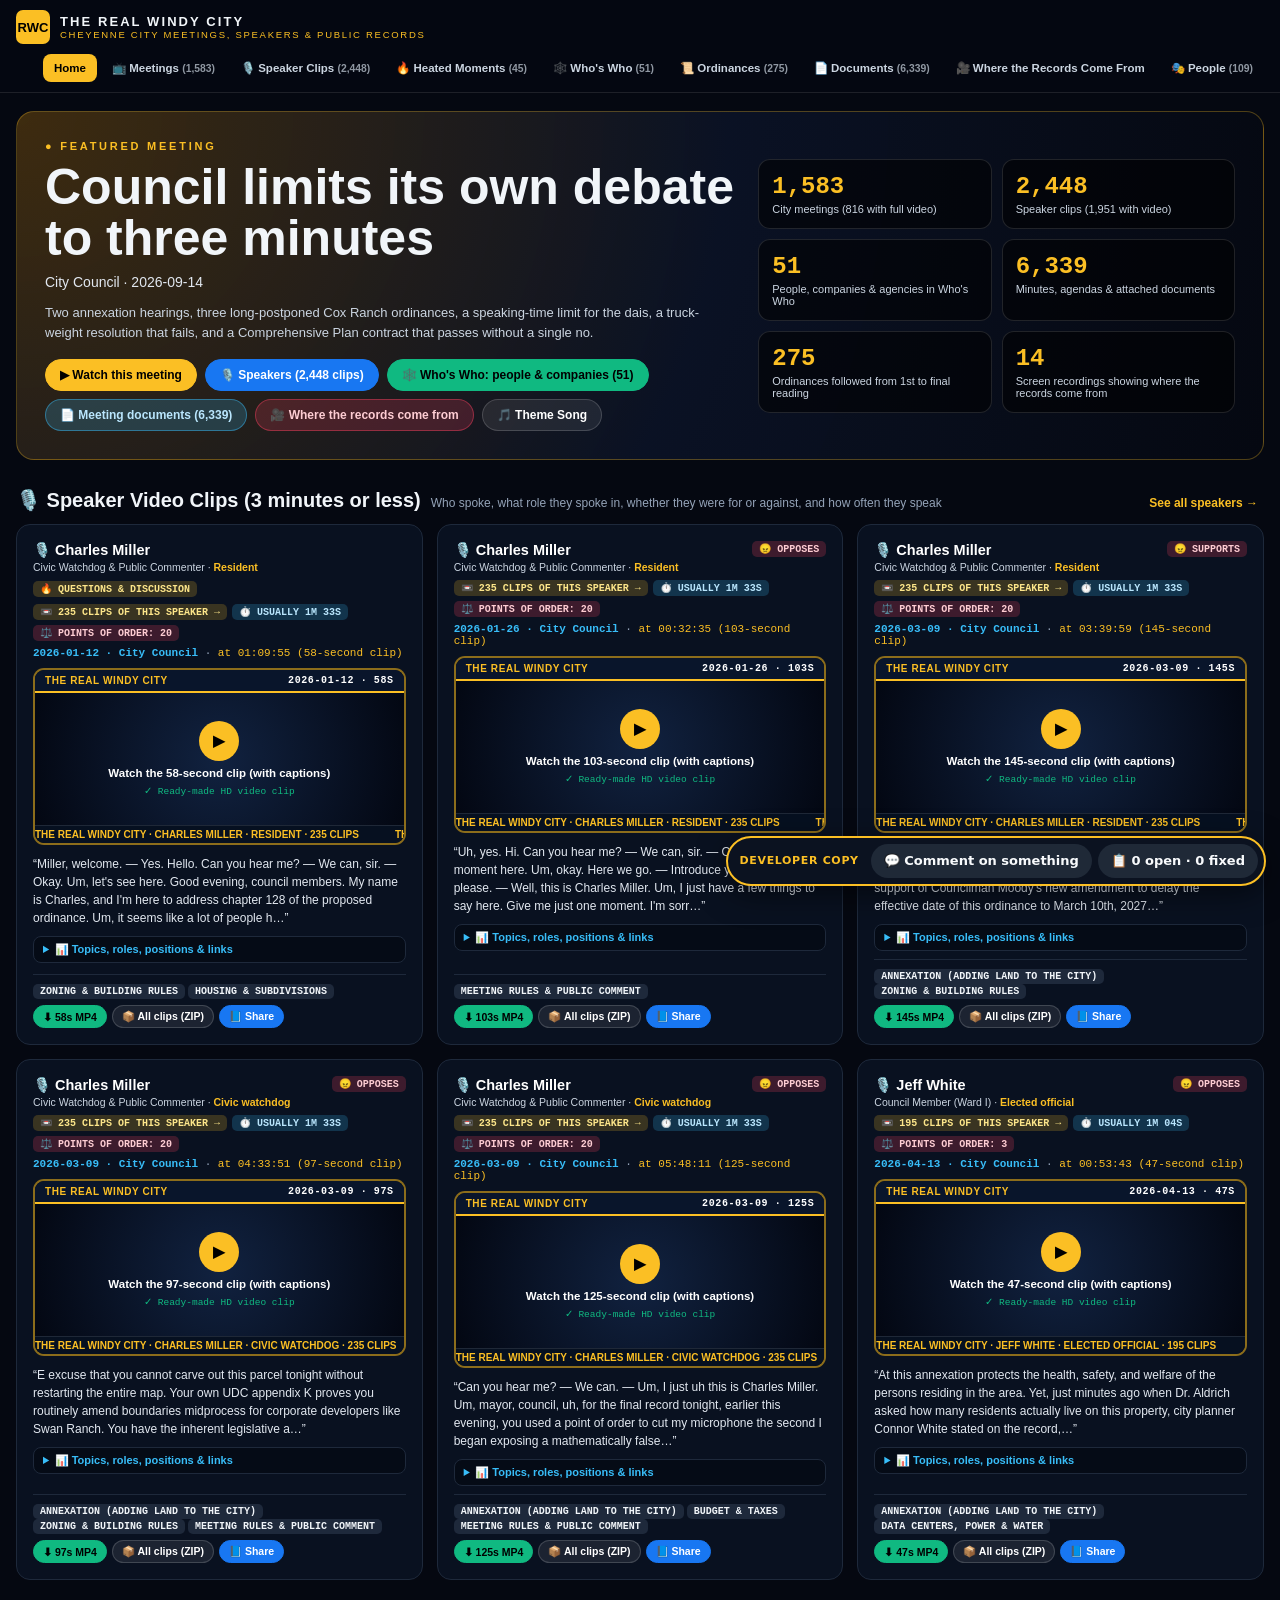
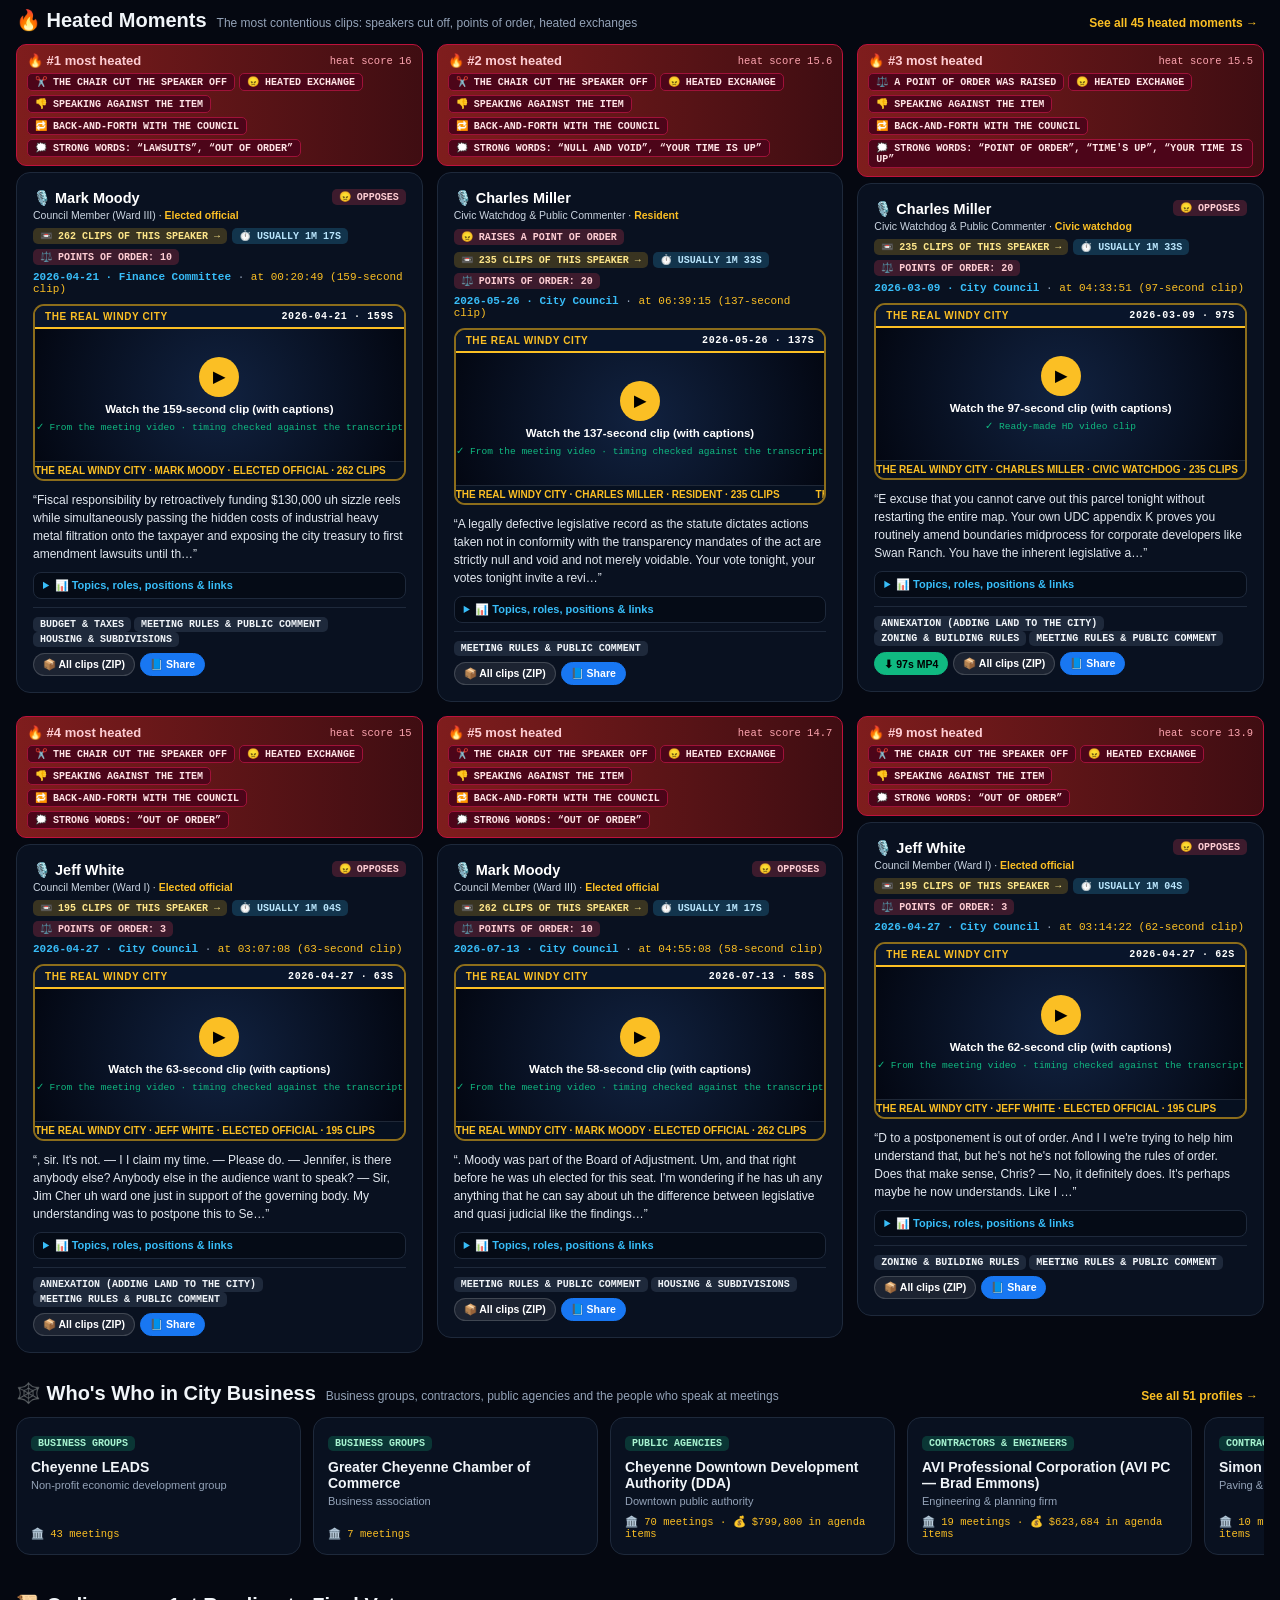
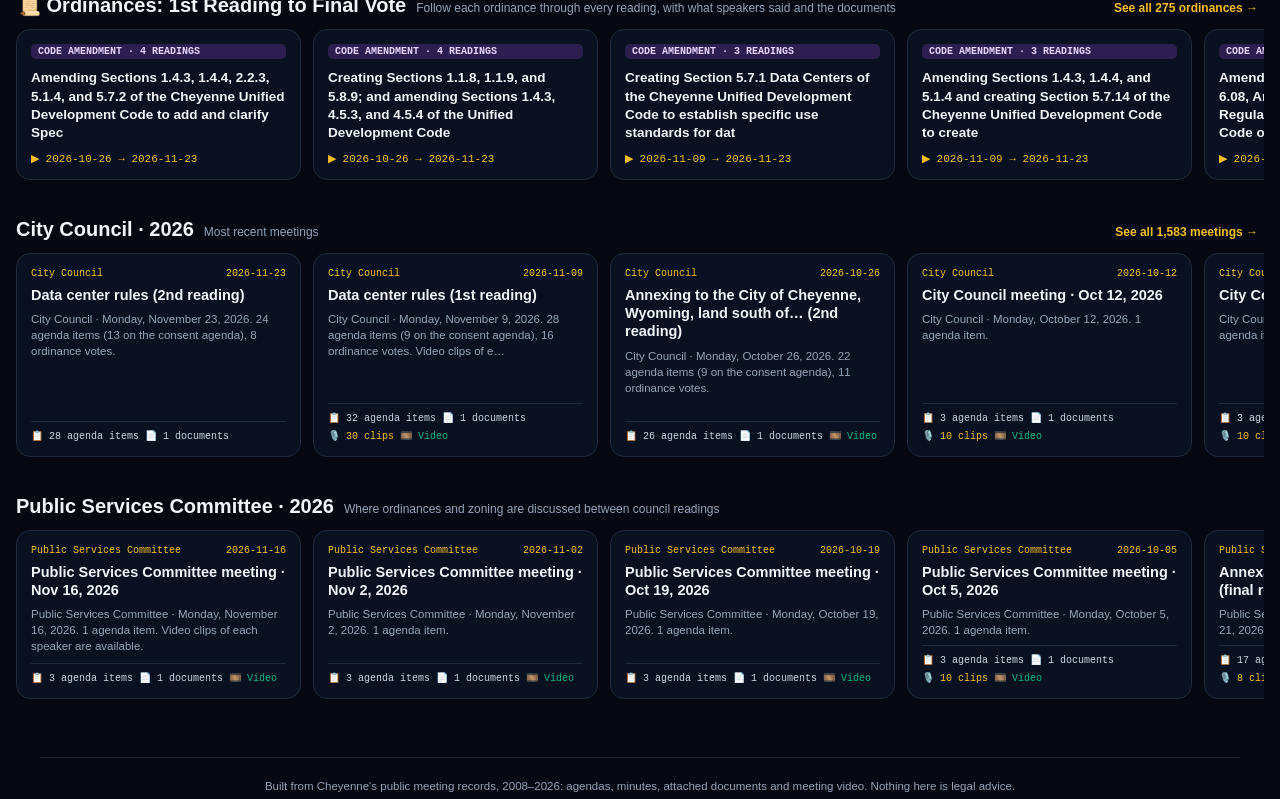
<file: index.html>
<!doctype html>
<html lang="en">
<head>
  <meta charset="utf-8" />
  <meta name="viewport" content="width=device-width, initial-scale=1" />
  <title>[Developer copy] The Real Windy City · Cheyenne City Meetings, Speakers &amp; Records (2008–2026)</title>
  <meta name="description" content="Watch Cheyenne city government meetings from 2008 to 2026, see who spoke and what they said, look up the people and companies that come before the city, follow every ordinance from first reading to final vote, and read the original meeting documents." />
  <meta property="og:title" content="The Real Windy City · Cheyenne City Meetings, Speakers &amp; Records" />
  <meta property="og:description" content="Every Cheyenne city meeting, video clips of each speaker, who's who in city business, every ordinance and the original meeting documents (2008–2026)." />
  <meta property="og:type" content="website" />
  <link rel="stylesheet" href="./styles.css" />
  <meta name="robots" content="noindex, nofollow" />
</head>
<body>
  <header class="topbar">
    <div class="topbar-inner">
      <a href="#home" class="brand" data-nav="home">
        <span class="brand-badge">RWC</span>
        <span>
          <span class="brand-title">The Real Windy City</span>
          <span class="brand-sub">Cheyenne city meetings, speakers &amp; public records</span>
        </span>
      </a>
      <nav class="main-nav" id="mainNav">
        <button type="button" data-nav="home" class="active">Home</button>
        <button type="button" data-nav="episodes">📺 Meetings <span class="nav-count" data-count="episodes"></span></button>
        <button type="button" data-nav="speakers">🎙️ Speaker Clips <span class="nav-count" data-count="speakers"></span></button>
        <button type="button" data-nav="heated">🔥 Heated Moments <span class="nav-count" data-count="heated"></span></button>
        <button type="button" data-nav="osint">🕸️ Who's Who <span class="nav-count" data-count="osint"></span></button>
        <button type="button" data-nav="ordinances">📜 Ordinances <span class="nav-count" data-count="ordinances"></span></button>
        <button type="button" data-nav="foundry">📄 Documents <span class="nav-count" data-count="foundry"></span></button>
        <button type="button" data-nav="provenance">🎥 Where the Records Come From</button>
        <button type="button" data-nav="cast">🎭 People <span class="nav-count" data-count="cast"></span></button>
      </nav>
    </div>
  </header>

  <main id="appRoot" class="app-root">
    <div class="loading-shell">Loading Cheyenne city meetings…</div>
  </main>

  <div id="floatLayer"></div>
  <div id="modalLayer"></div>

  <footer class="site-footer" id="siteFooter">
    Built from Cheyenne's public meeting records, 2008–2026: agendas, minutes, attached documents and meeting video. Nothing here is legal advice.
  </footer>

  <script src="./app.js"></script>
  <script>window.RWC_FEEDBACK = { mode: "dev" };</script>
  <script src="./feedback/feedback.js"></script>
</body>
</html>
</file>
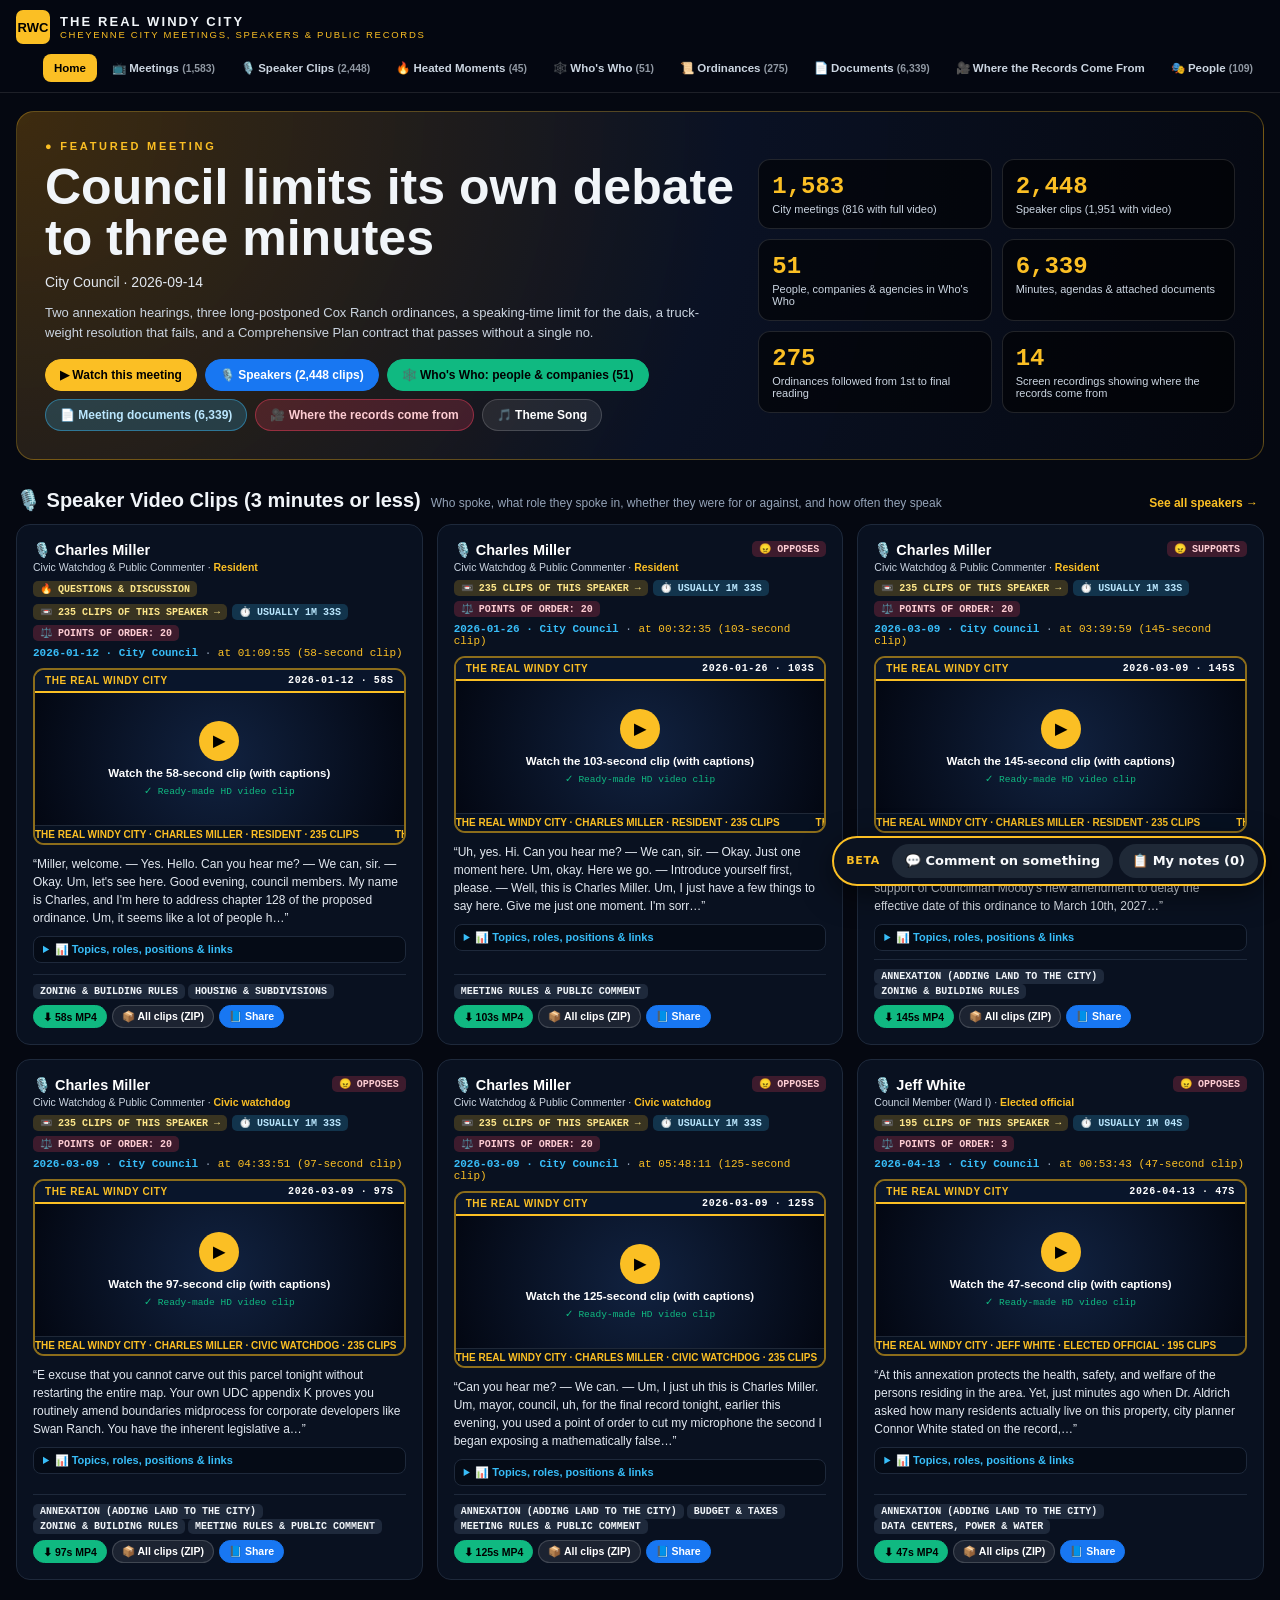
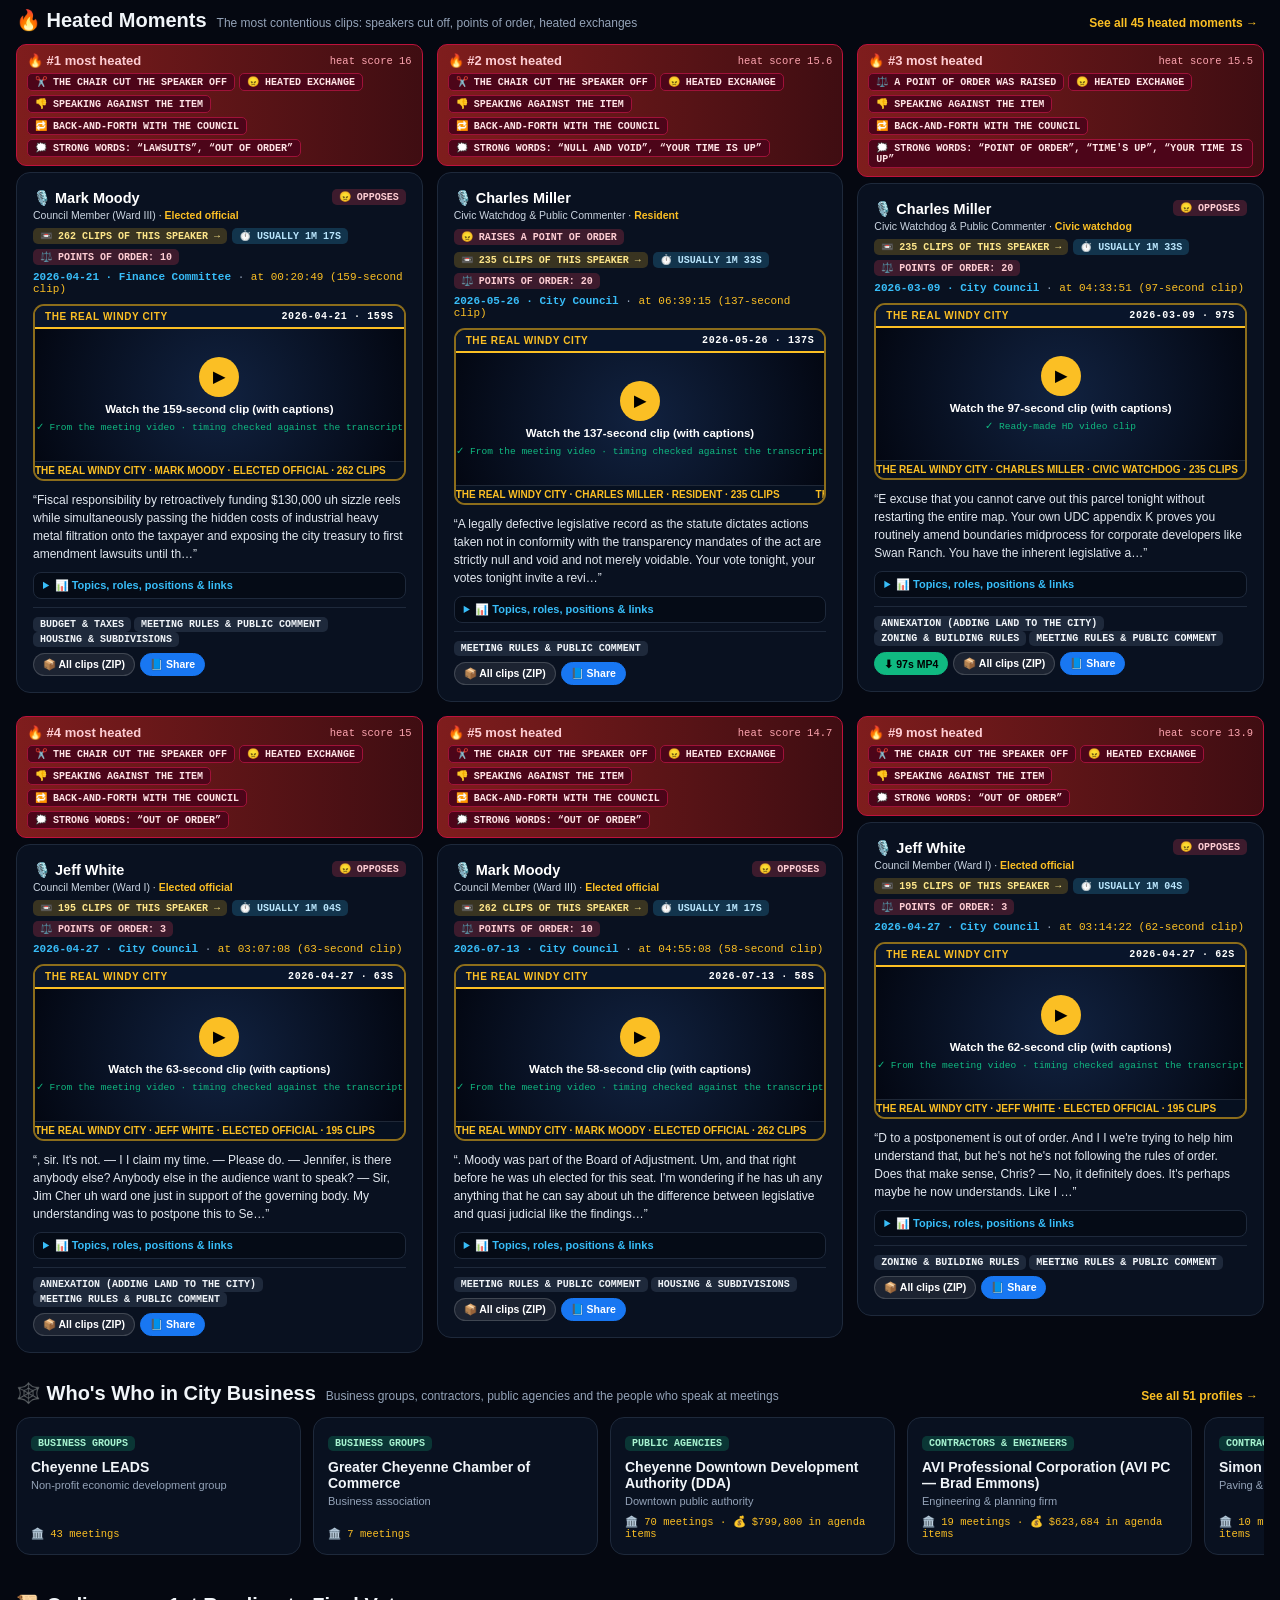
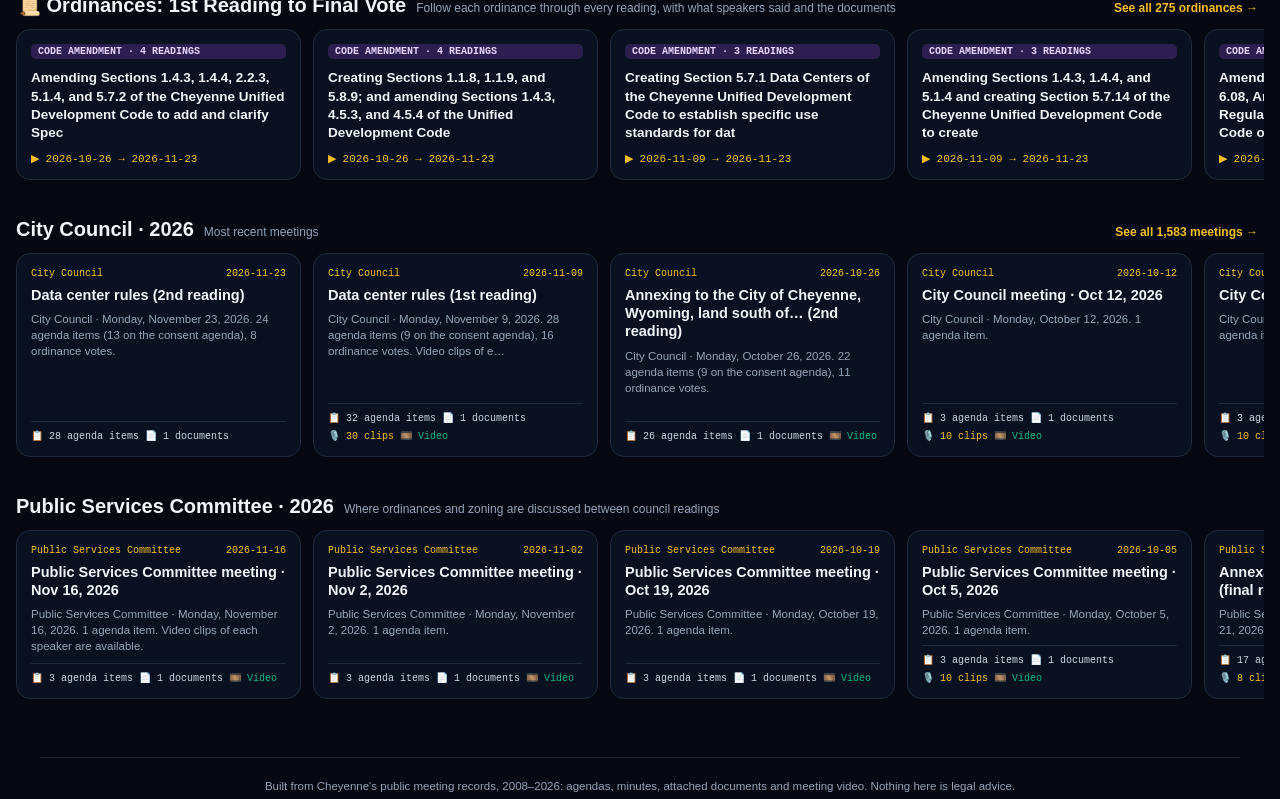
<file: beta/index.html>
<!doctype html>
<html lang="en">
<head>
  <meta charset="utf-8" />
  <meta name="viewport" content="width=device-width, initial-scale=1" />
  <title>[Beta] The Real Windy City · Cheyenne City Meetings, Speakers &amp; Records (2008–2026)</title>
  <meta name="description" content="Watch Cheyenne city government meetings from 2008 to 2026, see who spoke and what they said, look up the people and companies that come before the city, follow every ordinance from first reading to final vote, and read the original meeting documents." />
  <meta property="og:title" content="The Real Windy City · Cheyenne City Meetings, Speakers &amp; Records" />
  <meta property="og:description" content="Every Cheyenne city meeting, video clips of each speaker, who's who in city business, every ordinance and the original meeting documents (2008–2026)." />
  <meta property="og:type" content="website" />
  <link rel="stylesheet" href="../styles.css" />
  <meta name="robots" content="noindex, nofollow" />
</head>
<body>
  <header class="topbar">
    <div class="topbar-inner">
      <a href="#home" class="brand" data-nav="home">
        <span class="brand-badge">RWC</span>
        <span>
          <span class="brand-title">The Real Windy City</span>
          <span class="brand-sub">Cheyenne city meetings, speakers &amp; public records</span>
        </span>
      </a>
      <nav class="main-nav" id="mainNav">
        <button type="button" data-nav="home" class="active">Home</button>
        <button type="button" data-nav="episodes">📺 Meetings <span class="nav-count" data-count="episodes"></span></button>
        <button type="button" data-nav="speakers">🎙️ Speaker Clips <span class="nav-count" data-count="speakers"></span></button>
        <button type="button" data-nav="heated">🔥 Heated Moments <span class="nav-count" data-count="heated"></span></button>
        <button type="button" data-nav="osint">🕸️ Who's Who <span class="nav-count" data-count="osint"></span></button>
        <button type="button" data-nav="ordinances">📜 Ordinances <span class="nav-count" data-count="ordinances"></span></button>
        <button type="button" data-nav="foundry">📄 Documents <span class="nav-count" data-count="foundry"></span></button>
        <button type="button" data-nav="provenance">🎥 Where the Records Come From</button>
        <button type="button" data-nav="cast">🎭 People <span class="nav-count" data-count="cast"></span></button>
      </nav>
    </div>
  </header>

  <main id="appRoot" class="app-root">
    <div class="loading-shell">Loading Cheyenne city meetings…</div>
  </main>

  <div id="floatLayer"></div>
  <div id="modalLayer"></div>

  <footer class="site-footer" id="siteFooter">
    Built from Cheyenne's public meeting records, 2008–2026: agendas, minutes, attached documents and meeting video. Nothing here is legal advice.
  </footer>

  <script>window.RWC_BASE = "../";</script>
  <script src="../app.js"></script>
  <script>window.RWC_FEEDBACK = { mode: "beta" };</script>
  <script src="../feedback/feedback.js"></script>
</body>
</html>
</file>
<file: styles.css>
:root {
  --bg: #050811;
  --panel: #091120;
  --panel-alt: #0d172a;
  --border: #1e293b;
  --amber: #fbbf24;
  --sky: #38bdf8;
  --emerald: #10b981;
  --rose: #f43f5e;
  --violet: #a855f7;
  --fb: #1877f2;
  --text: #f1f5f9;
  --muted: #94a3b8;
  --mono: ui-monospace, SFMono-Regular, Menlo, Monaco, Consolas, monospace;
}

* { box-sizing: border-box; }
html, body {
  margin: 0;
  padding: 0;
  background: var(--bg);
  color: var(--text);
  font-family: Inter, -apple-system, BlinkMacSystemFont, "Segoe UI", Roboto, sans-serif;
}
a { color: inherit; text-decoration: none; }
button, select, input, textarea { font: inherit; }

.topbar {
  position: sticky;
  top: 0;
  z-index: 50;
  background: rgba(5, 8, 17, 0.94);
  backdrop-filter: blur(12px);
  border-bottom: 1px solid rgba(255,255,255,0.1);
}
.topbar-inner {
  max-width: 1360px;
  margin: 0 auto;
  padding: 10px 16px;
  display: flex;
  flex-wrap: wrap;
  align-items: center;
  gap: 10px;
}
.brand { display: flex; align-items: center; gap: 10px; }
.brand-badge {
  width: 34px; height: 34px; border-radius: 7px;
  background: var(--amber); color: #000;
  font-weight: 900; font-size: 13px;
  display: grid; place-items: center;
}
.brand-title { display: block; font-size: 13px; font-weight: 900; letter-spacing: 0.16em; text-transform: uppercase; }
.brand-sub { display: block; font-size: 9.5px; letter-spacing: 0.18em; text-transform: uppercase; color: var(--amber); }

.main-nav { margin-left: auto; display: flex; flex-wrap: wrap; gap: 4px; }
.main-nav button {
  background: transparent;
  border: 1px solid transparent;
  color: #cbd5e1;
  padding: 6px 10px;
  border-radius: 8px;
  font-size: 11.5px;
  font-weight: 700;
  cursor: pointer;
}
.main-nav button:hover { background: rgba(255,255,255,0.08); color: #fff; }
.main-nav button.active { background: var(--amber); color: #000; font-weight: 900; }

.app-root { max-width: 1360px; margin: 0 auto; padding: 18px 16px 48px; min-height: 80vh; }
.loading-shell { padding: 64px 20px; text-align: center; font-family: var(--mono); color: var(--sky); }

.hero-box {
  border-radius: 18px;
  padding: 28px;
  background: radial-gradient(circle at top left, rgba(245, 158, 11, 0.24), rgba(11, 19, 38, 0.92) 55%, #050811);
  border: 1px solid rgba(251, 191, 36, 0.3);
  display: grid;
  gap: 22px;
  grid-template-columns: minmax(0,1.45fr) minmax(0,1fr);
}
@media (max-width: 960px) { .hero-box { grid-template-columns: minmax(0,1fr); } }

.kicker { font-size: 11px; font-weight: 800; letter-spacing: 0.25em; text-transform: uppercase; color: var(--amber); }
.hero-h1 { font-size: clamp(28px, 4.2vw, 50px); font-weight: 900; line-height: 1.02; margin: 10px 0; }
.btn-row { display: flex; flex-wrap: wrap; gap: 8px; margin-top: 16px; }
.btn {
  display: inline-flex; align-items: center; gap: 6px;
  padding: 8px 14px; border-radius: 999px;
  font-size: 12px; font-weight: 800; cursor: pointer;
  border: 1px solid rgba(255,255,255,0.16);
  background: rgba(255,255,255,0.08); color: #fff;
}
.btn:hover:not(:disabled) { filter: brightness(1.1); }
.btn:disabled { opacity: 0.4; cursor: not-allowed; }
.btn-amber { background: var(--amber); color: #000; border-color: var(--amber); }
.btn-fb { background: var(--fb); color: #fff; border-color: var(--fb); }
.btn-sky { background: rgba(56,189,248,0.2); color: #bae6fd; border-color: rgba(56,189,248,0.45); }
.btn-emerald { background: var(--emerald); color: #000; border-color: var(--emerald); }
.btn-rose { background: rgba(244,63,94,0.2); color: #fecdd3; border-color: rgba(244,63,94,0.45); }

.stat-grid { display: grid; grid-template-columns: repeat(2, minmax(0,1fr)); gap: 10px; align-self: center; }
.stat-card { background: rgba(0,0,0,0.55); border: 1px solid rgba(255,255,255,0.12); border-radius: 12px; padding: 13px; }
.stat-big { font-family: var(--mono); font-size: 24px; font-weight: 900; color: var(--amber); }
.stat-lbl { font-size: 11px; color: #cbd5e1; margin-top: 3px; }

.section-head { display: flex; align-items: baseline; gap: 10px; margin: 28px 0 12px; flex-wrap: wrap; }
.section-head h2 { margin: 0; font-size: 20px; font-weight: 900; }
.section-head .sub { font-size: 12px; color: var(--muted); }
.section-head .more { margin-left: auto; font-size: 12px; font-weight: 800; color: var(--amber); cursor: pointer; background: none; border: 0; }

.h-scroll { display: flex; gap: 12px; overflow-x: auto; padding-bottom: 10px; }
.ep-card {
  flex: 0 0 285px; background: var(--panel); border: 1px solid var(--border);
  border-radius: 14px; padding: 14px; cursor: pointer; display: flex; flex-direction: column; justify-content: space-between;
  transition: border-color 0.15s, transform 0.15s;
}
.ep-card:hover { border-color: var(--amber); transform: translateY(-2px); }

.grid-3 { display: grid; gap: 14px; grid-template-columns: repeat(auto-fill, minmax(min(330px,100%), 1fr)); }
.grid-2 { display: grid; gap: 14px; grid-template-columns: repeat(auto-fill, minmax(min(430px,100%), 1fr)); }
@media (max-width: 640px) { .grid-2, .grid-3 { grid-template-columns: minmax(0,1fr); } }

.panel { background: var(--panel); border: 1px solid var(--border); border-radius: 14px; padding: 16px; }
.foundry-shell { display: grid; gap: 12px; grid-template-columns: 310px minmax(0,1fr) 290px; }
@media (max-width: 1060px) { .foundry-shell { grid-template-columns: minmax(0,1fr); } }

.tag { display: inline-block; padding: 2px 7px; border-radius: 5px; font-size: 10px; font-weight: 800; text-transform: uppercase; font-family: var(--mono); }
.tag-amber { background: rgba(251,191,36,0.2); color: #fde68a; }
.tag-sky { background: rgba(56,189,248,0.2); color: #bae6fd; }
.tag-rose { background: rgba(244,63,94,0.22); color: #fecdd3; }
.tag-emerald { background: rgba(16,185,129,0.22); color: #a7f3d0; }
.tag-violet { background: rgba(168,85,247,0.22); color: #e9d5ff; }

.toolbar { display: flex; flex-wrap: wrap; gap: 8px; align-items: center; margin-bottom: 14px; }
.search-form { display: inline-flex; gap: 6px; align-items: center; }
.input {
  background: #040811; border: 1px solid #334155; color: #fff;
  border-radius: 8px; padding: 8px 11px; font-size: 12px;
}
.input:focus { outline: none; border-color: var(--amber); }
.btn-enter {
  background: var(--amber); color: #000; border: 0; border-radius: 8px;
  padding: 8px 13px; font-size: 12px; font-weight: 900; cursor: pointer; white-space: nowrap;
}
.btn-enter:hover { filter: brightness(1.08); }

.chip {
  padding: 6px 12px; border-radius: 999px; font-size: 11.5px; font-weight: 700;
  background: rgba(255,255,255,0.07); color: #cbd5e1; border: 1px solid transparent; cursor: pointer;
}
.chip.active { background: var(--amber); color: #000; font-weight: 900; }

.pagination-bar {
  display: flex; align-items: center; justify-content: space-between; gap: 10px;
  margin-top: 18px; padding: 12px 16px; border-radius: 12px;
  background: #080f1d; border: 1px solid var(--border); font-size: 12.5px;
}

/* branded video Branded Video Packaging */
.vbox-box {
  min-width: 0; max-width: 100%;
  border-radius: 11px; overflow: hidden; border: 2px solid rgba(251, 191, 36, 0.55); background: #040811;
}
.vbox-top {
  display: flex; justify-content: space-between; align-items: center; gap: 8px;
  padding: 5px 10px; background: #09152b; border-bottom: 2px solid var(--amber);
  font-size: 10px; font-weight: 900; text-transform: uppercase; letter-spacing: 0.06em;
}
.vbox-stage { position: relative; background: #000; min-height: 175px; }
.vbox-cc {
  position: absolute; left: 10px; right: 10px; bottom: 38px; pointer-events: none;
  background: rgba(0, 0, 0, 0.86); color: #fff; border: 1px solid rgba(251, 191, 36, 0.35);
  border-radius: 6px; padding: 4px 8px; font-size: 11px; font-family: var(--mono); text-align: center;
}
.vbox-chyron {
  padding: 5px 10px; background: #0a1931; border-top: 2px solid #be123c;
  display: flex; justify-content: space-between; align-items: center; gap: 8px; font-size: 11px;
}
.vbox-marquee {
  overflow: hidden; background: #061020; border-top: 1px solid rgba(255,255,255,0.1);
  padding: 3px 0; font-size: 10px; font-weight: 800; color: var(--amber); white-space: nowrap;
}
@keyframes rwcMarquee {
  0% { transform: translateX(0); }
  100% { transform: translateX(-50%); }
}
.vbox-marquee-track {
  display: inline-flex; width: max-content; animation: rwcMarquee 24s linear infinite;
}

.lens-stage {
  border: 1px solid var(--border); border-radius: 16px; background: #070d19;
  min-height: 540px; max-height: 78vh; overflow-y: auto; padding: 18px;
}
.split-stage { display: grid; gap: 12px; grid-template-columns: minmax(0,1fr) minmax(0,1fr); }
@media (max-width: 960px) { .split-stage { grid-template-columns: minmax(0,1fr); } }

.modal-backdrop {
  position: fixed; inset: 0; z-index: 95; background: rgba(0,0,0,0.84);
  backdrop-filter: blur(5px); display: flex; align-items: center; justify-content: center; padding: 16px;
}
.modal-card {
  width: 100%; max-width: 740px; max-height: 90vh; overflow-y: auto;
  background: #080f1e; border: 1px solid rgba(56,189,248,0.45); border-radius: 18px; padding: 20px;
}
.float-win {
  position: fixed; z-index: 80; width: min(92vw, 500px); height: 410px;
  background: #070c18; border: 1px solid rgba(255,255,255,0.22); border-radius: 14px;
  display: flex; flex-direction: column; overflow: hidden; box-shadow: 0 20px 50px rgba(0,0,0,0.75); resize: both;
}
.float-bar { padding: 7px 10px; font-size: 12px; font-weight: 800; cursor: move; display: flex; align-items: center; gap: 8px; }
.float-body { flex: 1; overflow-y: auto; padding: 12px; }

table.foundry-tbl { width: 100%; border-collapse: collapse; font-size: 12px; }
table.foundry-tbl th, table.foundry-tbl td { padding: 9px 10px; border-bottom: 1px solid #1e293b; text-align: left; vertical-align: top; }
table.foundry-tbl th { font-family: var(--mono); font-size: 10px; text-transform: uppercase; color: var(--muted); background: #060b16; }

.site-footer {
  border-top: 1px solid rgba(255,255,255,0.1); padding: 22px 16px;
  text-align: center; font-size: 11.5px; color: var(--muted); max-width: 1200px; margin: 0 auto;
}
.main-nav .nav-count { opacity: .7; font-weight: 600; font-size: .9em; }
.main-nav .nav-count:empty { display: none; }
</file>
